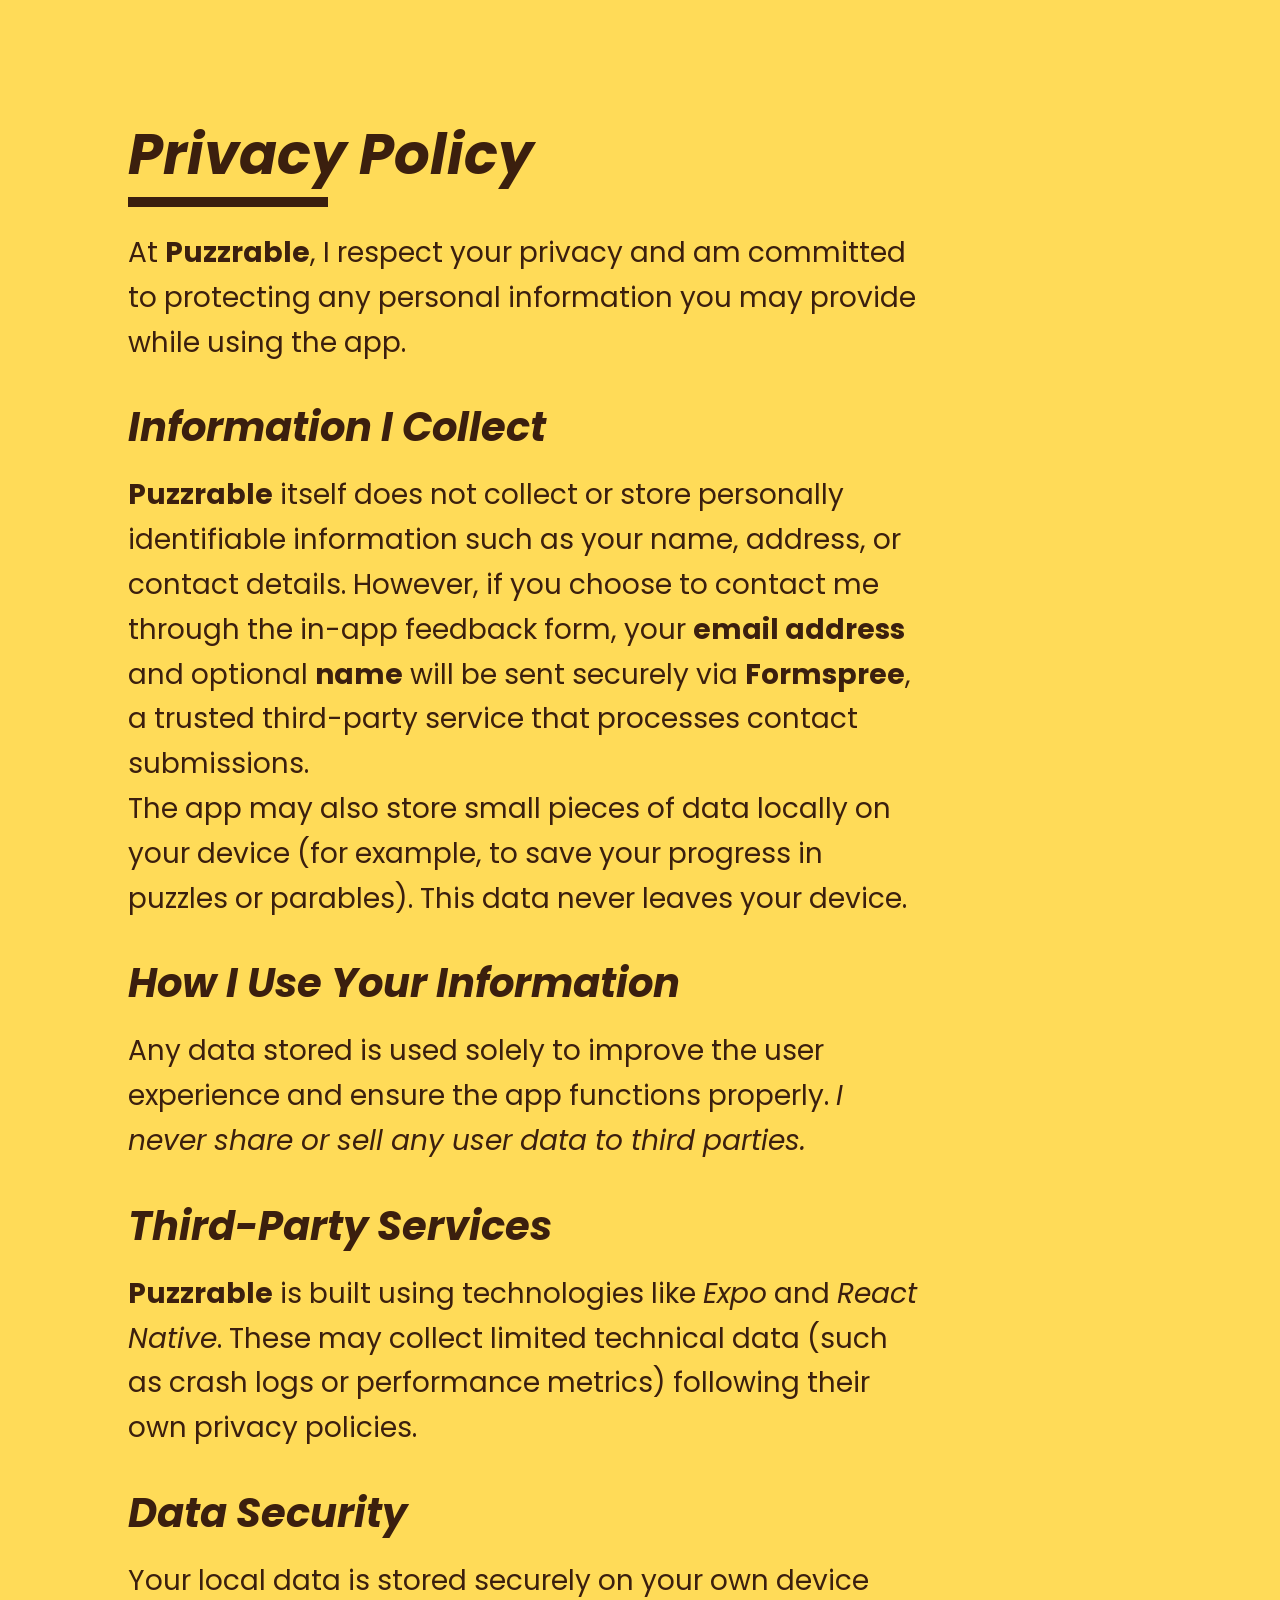
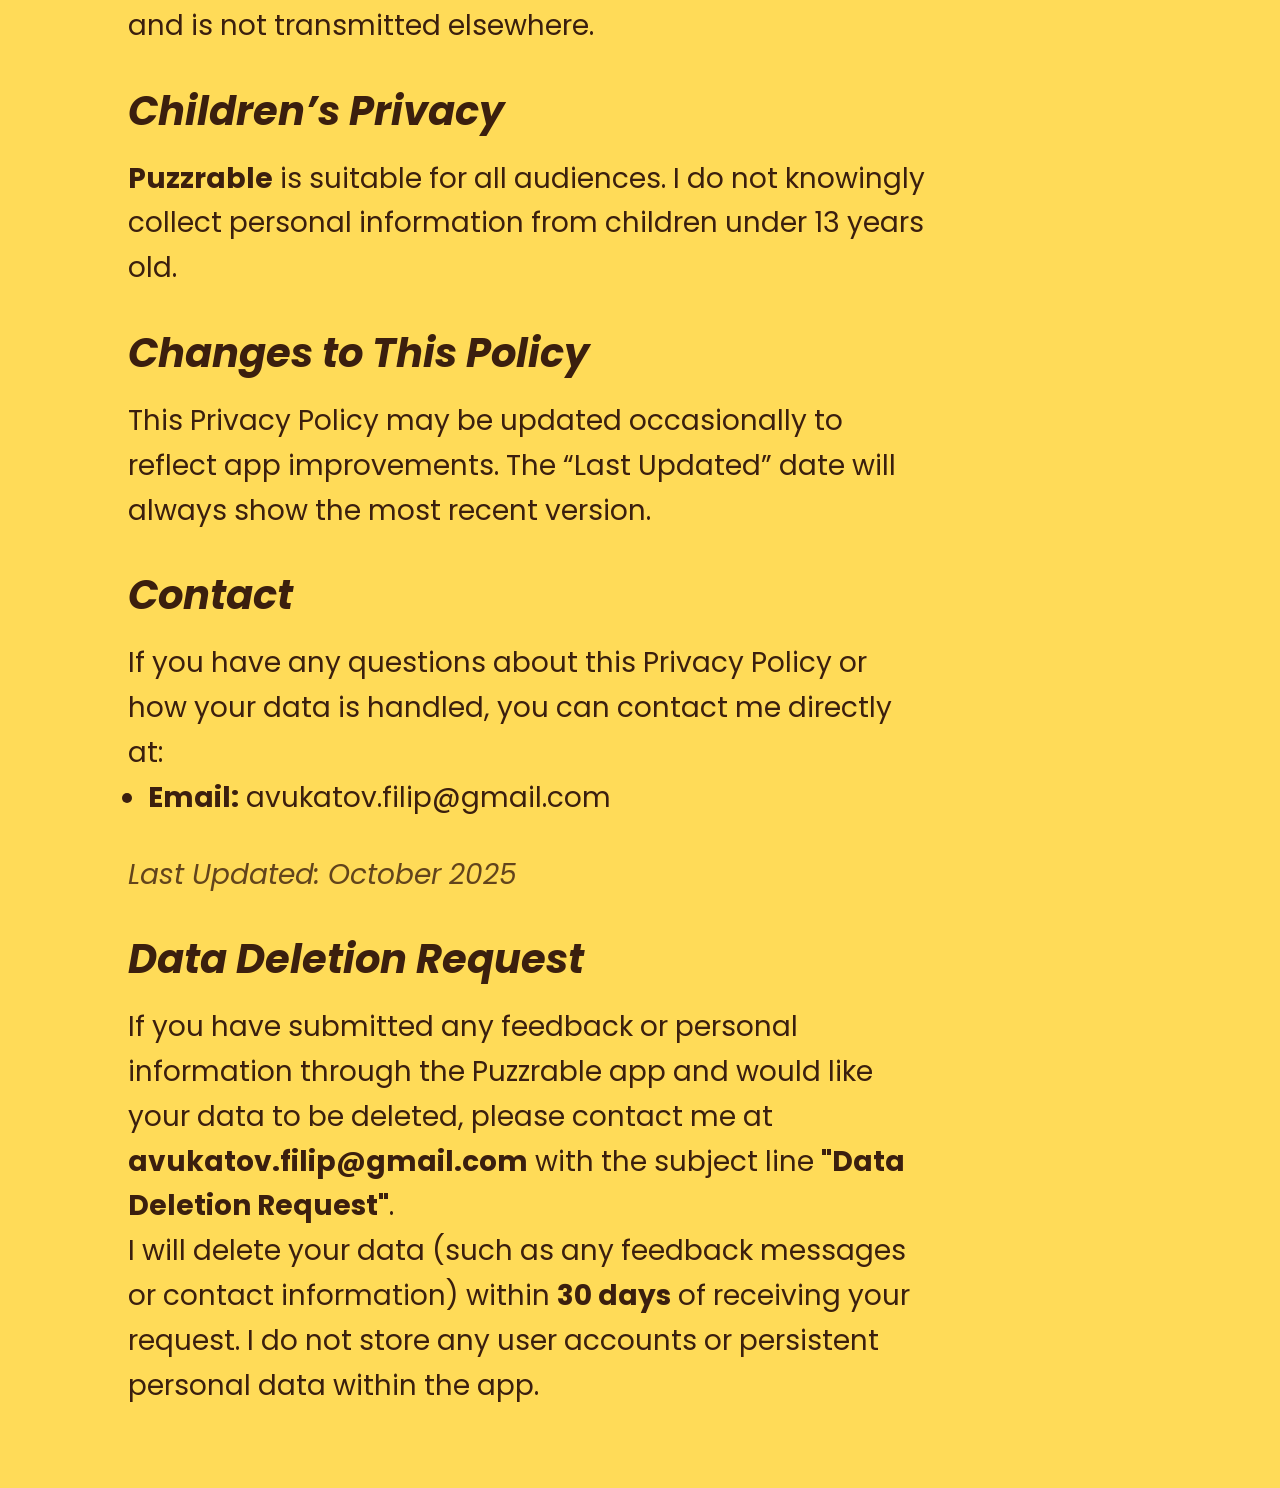
<file: index.html>
<!DOCTYPE html>
<html lang="en">
  <head>
    <meta charset="UTF-8" />
    <meta name="viewport" content="width=device-width, initial-scale=1.0" />
    <title>Puzzrable Privacy Policy</title>
    <link rel="stylesheet" href="puzzrable-privacy-policy.css" />
  </head>

  <body>
    <div class="privacy-policy">
      <div class="privacy-policy-content">
        <h1 class="privacy-title">Privacy Policy</h1>
        <div class="underline-pri-pol"></div>

        <p>
          At <strong>Puzzrable</strong>, I respect your privacy and am committed
          to protecting any personal information you may provide while using the
          app.
        </p>

        <h2><em>Information I Collect</em></h2>
        <p>
        <strong>Puzzrable</strong> itself does not collect or store personally identifiable
        information such as your name, address, or contact details.  
        However, if you choose to contact me through the in-app feedback form, your
        <strong>email address</strong> and optional <strong>name</strong> will be
        sent securely via <strong>Formspree</strong>, a trusted third-party service
        that processes contact submissions.  
        </p>
        <p>
        The app may also store small pieces of data locally on your device
        (for example, to save your progress in puzzles or parables).  
        This data never leaves your device.
        </p>

        <h2>How I Use Your Information</h2>
        <p>
          Any data stored is used solely to improve the user experience and
          ensure the app functions properly.  
          <em>I never share or sell any user data to third parties.</em>
        </p>

        <h2>Third-Party Services</h2>
        <p>
          <strong>Puzzrable</strong> is built using technologies like
          <em>Expo</em> and <em>React Native</em>.  
          These may collect limited technical data (such as crash logs or
          performance metrics) following their own privacy policies.
        </p>

        <h2>Data Security</h2>
        <p>
          Your local data is stored securely on your own device and is not
          transmitted elsewhere.
        </p>

        <h2>Children’s Privacy</h2>
        <p>
          <strong>Puzzrable</strong> is suitable for all audiences.  
          I do not knowingly collect personal information from children under 13
          years old.
        </p>

        <h2>Changes to This Policy</h2>
        <p>
          This Privacy Policy may be updated occasionally to reflect app
          improvements.  
          The “Last Updated” date will always show the most recent version.
        </p>

        <h2>Contact</h2>
        <p>
          If you have any questions about this Privacy Policy or how your data
          is handled, you can contact me directly at:
        </p>
        <ul>
          <li><strong>Email:</strong> avukatov.filip@gmail.com</li>
        </ul>

        <p class="last-updated"><em>Last Updated: October 2025</em></p>
      </div>
      <section id="data-deletion">
        <h2><i>Data Deletion Request</i></h2>
        <p>
          If you have submitted any feedback or personal information through the Puzzrable app
          and would like your data to be deleted, please contact me at 
          <b>avukatov.filip@gmail.com</b> with the subject line 
          <b>"Data Deletion Request"</b>.
        </p>
        <p>
          I will delete your data (such as any feedback messages or contact information)
          within <b>30 days</b> of receiving your request.  
          I do not store any user accounts or persistent personal data within the app.
        </p>
      </section>
    </div>
  </body>
</html>
</file>
<file: puzzrable-privacy-policy.css>
@import url('https://fonts.googleapis.com/css2?family=Abril+Fatface&family=Libre+Baskerville:ital,wght@0,400;0,700;1,400&family=Merriweather:ital,wght@0,300;0,400;0,700;0,900;1,300;1,400;1,700;1,900&family=Montserrat:ital,wght@0,100..900;1,100..900&family=Outfit:wght@100..900&family=Pochaevsk&family=Poppins:ital,wght@0,100;0,200;0,300;0,400;0,500;0,600;0,700;0,800;0,900;1,100;1,200;1,300;1,400;1,500;1,600;1,700;1,800;1,900&family=Roboto:ital,wght@0,100..900;1,100..900&family=Source+Sans+3:ital,wght@0,200..900;1,200..900&family=Space+Mono&family=Triodion&family=Work+Sans:ital,wght@0,100..900;1,100..900&display=swap');

html { scroll-behavior: smooth; }

* {
  margin: 0;
  padding: 0;
  box-sizing: border-box;
  font-family: Poppins, sans-serif;
}

body {
  color: #3b1f0e;
  background-color: #ffdb58;
}

.privacy-policy {
  padding: 5rem 10%;
}

.privacy-policy-content {
  max-width: 900px;
  text-align: left;
}

.privacy-title {
  font-size: 3.5rem;
  font-style: italic;
  margin-top: 2rem;
}

.underline-pri-pol {
  width: 200px;
  height: 10px;
  background: #3b1f0e;
  margin-bottom: 1.5rem;
}

.privacy-policy h2 {
  font-size: 2.5rem;
  font-style: italic;
  margin: 2rem 0 1rem;
}

.privacy-policy p,
.privacy-policy li {
  font-size: 1.75rem;
  line-height: 1.6;
  max-width: 800px;
}

ul {
  margin-left: 20px;
}

.last-updated {
  margin-top: 2rem;
  font-size: 0.9rem;
  font-style: italic;
  opacity: 0.8;
}

@media (max-width: 1024px) {
  .privacy-title {
    font-size: 2rem;
  }

  .privacy-policy h2 {
    font-size: 1.5rem;
  }

  .privacy-policy p,
  .privacy-policy li {
    font-size: 1rem;
  }
}
</file>
